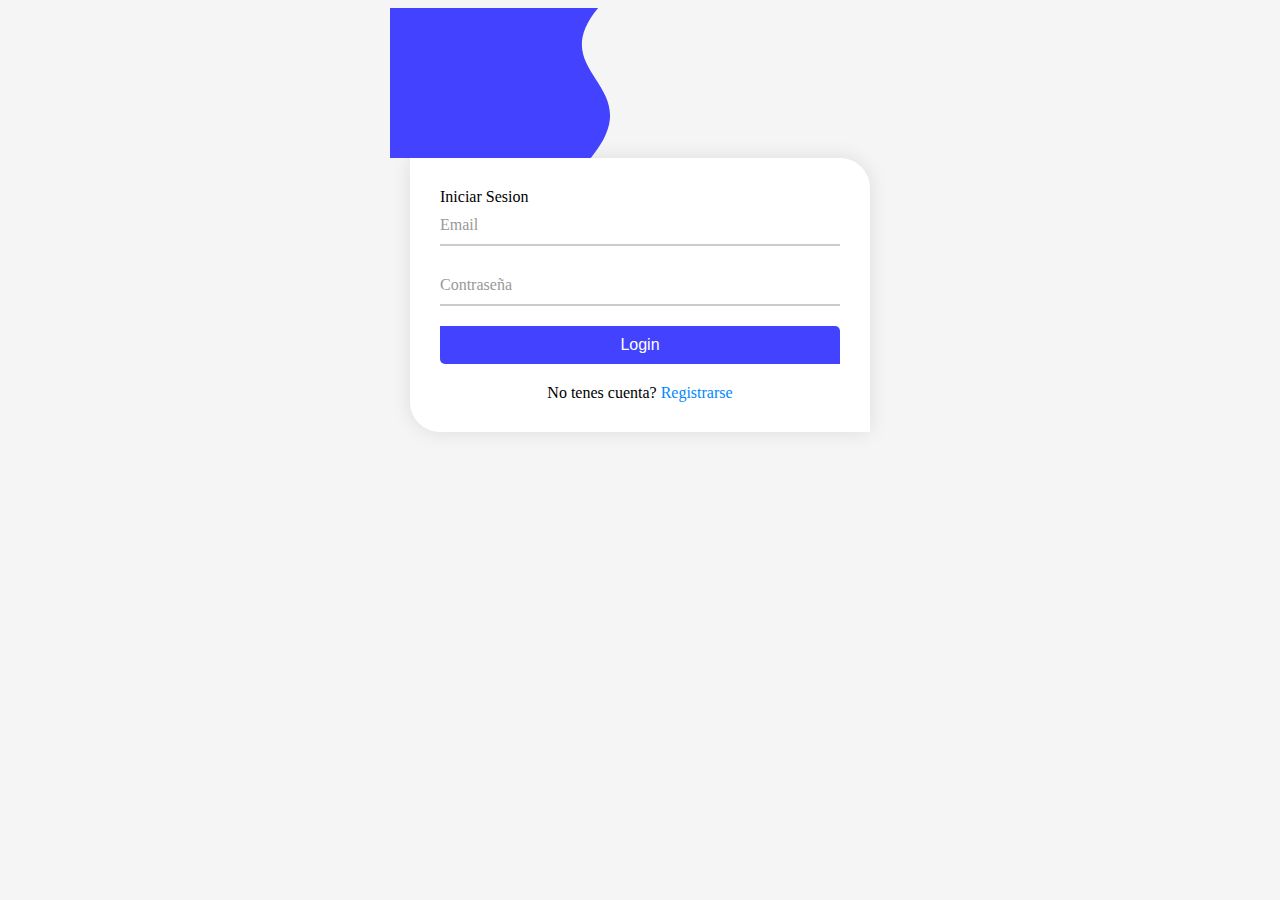
<file: index.html>
<!DOCTYPE html>
<html lang="en">

<head>
  <meta charset="UTF-8">
  <meta name="viewport" content="width=device-width, initial-scale=1.0">
  <title>Hobby</title>
  <link rel="preconnect" href="https://fonts.googleapis.com">
  <link rel="preconnect" href="https://fonts.gstatic.com" crossorigin>
  <link
    href="https://fonts.googleapis.com/css2?family=Bitter:ital,wght@0,100..900;1,100..900&family=Wittgenstein:ital,wght@0,400..900;1,400..900&display=swap"
    rel="stylesheet">
  <link rel="stylesheet" href="https://cdn.jsdelivr.net/npm/bootstrap-icons@1.11.3/font/bootstrap-icons.min.css">
  <link href="https://cdn.jsdelivr.net/npm/bootstrap@5.3.0/dist/css/bootstrap.min.css" rel="stylesheet"
    integrity="sha384-9ndCyUaIbzAi2FUVXJi0CjmCapSmO7SnpJef0486qhLnuZ2cdeRhO02iuK6FUUVM" crossorigin="anonymous">
  <link rel="stylesheet" href="css/estilos.css">
  <link rel="icon" href="img/New entries-cuate.png" type="image/png">
</head>

<body>
  <div class="container-fluid">
    <div class="row flex-nowrap">
      <div class="col-auto col-md-2 min-vh-100 sidebar-wrapper sidebar">
        <div class="d-flex flex-column align-items-start min-vh-100 pt-4 text-white sidebar-content">
          <a class="d-flex align-items-center text-white text-decoration-none mb-3" href="#">
            <i class="bi bi-person fs-4"></i>
            <span class="fs-4 d-sm-inline d-none ">Hola, <span id="name-display"></span>!</span>
          </a>
          <div>
            <a href="index.html"
              class=" nuevo rounded-3 d-flex align-items-center justify-content-center h-100 mt-3 active">
              <i class="bi bi-house fs-5 me-2"></i>
              <span class=" d-none d-sm-inline  ">Inicio</span>
            </a>
          </div>
          <div class=" mb-4 mt-4">
            <i class=" bi bi-filter fs-5 me-2"></i>
            <label for="input-filtro-tipo" class="form-label d-sm-inline d-none">Filtrar</label>
            <select class="form-select mt-2 " id="input-filtro-tipo">
              <option value="">Todos</option>
              <option value="Ciclismo">Ciclismo</option>
              <option value="Jardinería">Jardinería</option>
              <option value="Cocina">Cocina</option>
              <option value="Cerámica">Cerámica</option>
              <option value="Lectura">Lectura</option>
              <option value="Diseño Gráfico">Diseño Gráfico</option>
              <option value="Diseño de UX/UI">Diseño de UX/UI</option>
            </select>
          </div>
          <a href="nuevo-hobbie.html"
            class=" nuevo rounded-3 d-flex align-items-center justify-content-center h-100 mb-3">
            <i class="bi bi-plus-circle fs-5 me-2"></i>
            <span class=" d-none d-sm-inline  ">Nuevo Hobby</span>
          </a>
          
          <a href="login.html" id="boton-logout" class=" btn-light  ">
            <i class="bi bi-box-arrow-right fs-5 me-2"></i>
            <span class="d-none d-sm-inline ">Cerrar Sesión</span>
          </a>
        </div>
      </div>
      <div class="col p-3 main-content">
        <div class="container-fluid w-100 d-flex align-items-center" id="banner">
          <div class="flex-grow-1 text-white">
            <h2>¡Bienvenido a Hobby!</h2>
            <p>Aquí podrás encontrar recomendaciones y recursos para disfrutar de tus pasatiempos favoritos.</p>
          </div>
          <div class="d-none d-md-flex justify-content-end w-25">
            <img src="img/Innovation-pana (1).png" alt="" class="img-fluid" style="max-width: 100%;">
          </div>
        </div>
        <div class="d-flex justify-content-between align-items-center mb-3">
          <h1 class="mt-5 p-2">Recomendación hobbies</h1>
        </div>
        <div id="listado"></div>
        <div id="lista-error" class="error"></div>
      </div>
    </div>
  </div>
  <!-- 
        <div class="container-fluid">
            <div class="row flex-nowrap">
              <div class="col-auto col-md-2 min-vh-100 sidebar">
                <div class="d-flex flex-column align-items-start min-vh-100 pt-2 text-white sidebar-content">
                  <a class="d-flex align-items-center text-white text-decoration-none mb-3" href="#">
                    <i class="bi bi-person-circle fs-4 me-2 d-inline-block d-md-none"></i>
                    <span class="fs-4 d-none d-md-inline">Hola, <span id="name-display"></span>!</span>
                  </a>
                  <div class="mb-3 w-100">
                    <label for="input-filtro-tipo" class="form-label d-flex align-items-center">
                      <i class="bi bi-search fs-5 me-2 d-inline-block d-md-none"></i>
                      <span class="d-none d-md-inline">Buscar</span>
                    </label>
                    <select class="form-select" id="input-filtro-tipo">
                      <option value="">Todos</option>
                      <option value="Ciclismo">Ciclismo</option>
                      <option value="Jardinería">Jardinería</option>
                      <option value="Cocina">Cocina</option>
                      <option value="Cerámica">Cerámica</option>
                      <option value="Lectura">Lectura</option>
                      <option value="Diseño Gráfico">Diseño Gráfico</option>
                      <option value="Diseño de UX/UI">Diseño de UX/UI</option>
                    </select>
                  </div>
                  <a href="nuevo-hobbie.html" class="btn btn-primary rounded-3 d-flex align-items-center justify-content-center h-100 mb-3">
                    <i class="bi bi-plus-circle fs-5 me-2 d-inline-block d-md-none"></i>
                    <span class="d-none d-md-inline">Nuevo Hobby</span>
                  </a>
                  <a href="login.html" id="boton-logout" class="btn btn-danger mt-auto">
                    <i class="bi bi-box-arrow-right fs-5 me-2 d-inline-block d-md-none"></i>
                    <span class="d-none d-md-inline">Cerrar Sesión</span>
                  </a>
                </div>
              </div>
              <div class="col p-3 main-content">
                <h1>Recomendación hobbies</h1>
                <div id="listado">
                </div>
              </div>
            </div>
          </div> -->









  <!--  <div class="contenedor"> -->
  <!-- <h1>Hola, <span id="name-display"></span>!</h1>
            <a href="login.html" id="boton-logout">Cerrar Sesión</a> -->
  <!--       <div> -->
  <!--  <a href="nuevo-hobbie.html">Nuevo Hobby</a> -->
  <!--  <div class="grupo-botones">
                    <div>
                        <label for="input-filtro-nombre">Buscar</label>
                        <select id="input-filtro-tipo">
                            <option value="">Todos</option>
                            <option value="Ciclismo">Ciclismo</option>
                            <option value="Jardinería">Jardinería</option>
                            <option value="Cocina">Cocina</option>
                            <option value="Cerámica">Cerámica</option>
                            <option value="Lectura">Lectura</option>
                            <option value="Diseño Gráfico">Diseño Gráfico</option>
                            <option value="Diseño de UX/UI">Diseño de UX/UI</option>
                        </select>
                    </div>
                </div> -->
  <!--       <br>
            </div> -->
  <!-- <div id="listado">
            </div> -->

  <!--  <div id="lista-error" class="error"></div> -->
  <!--    </div> -->
  <script src='js/index.js' type="module"></script>
</body>

</html>
</file>
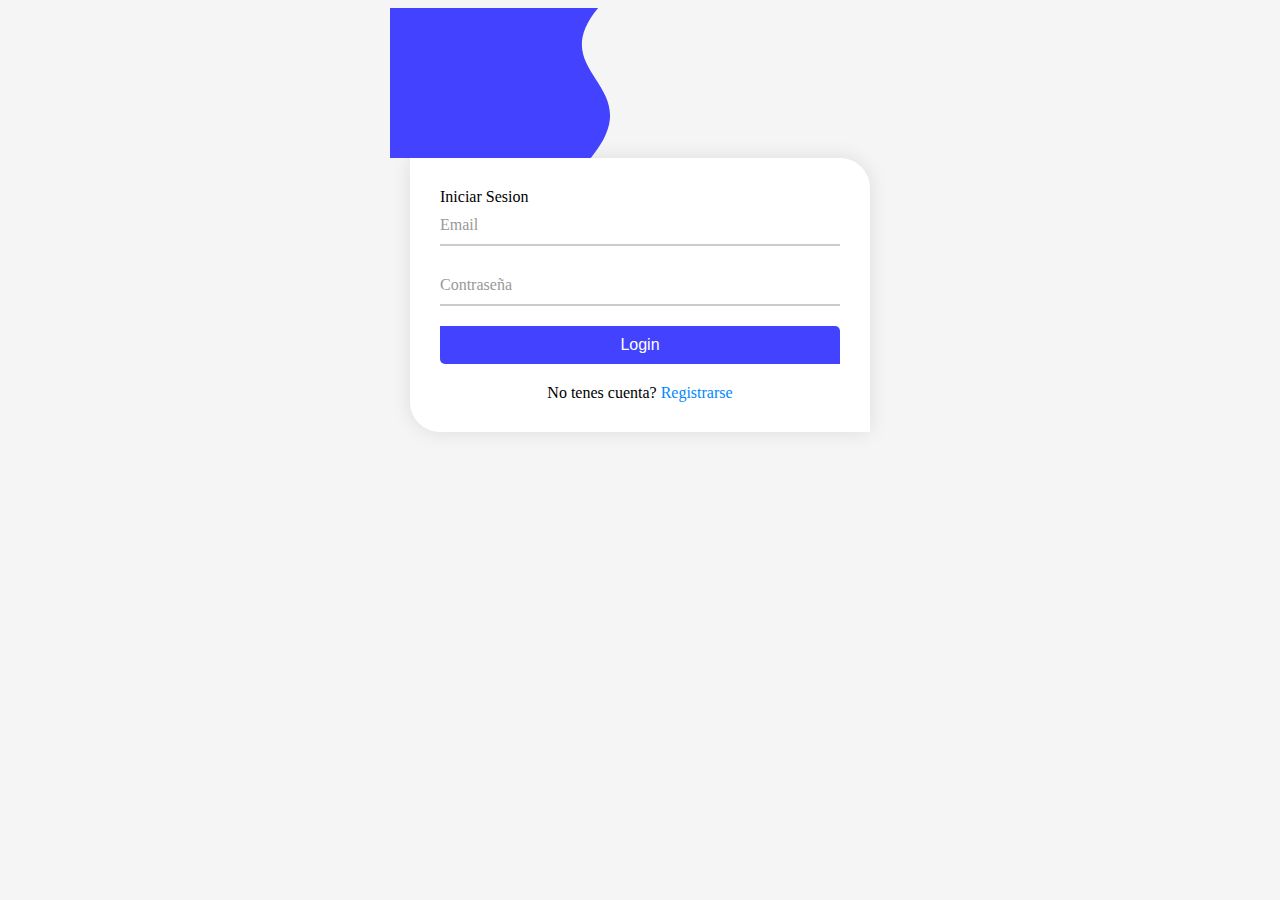
<file: detalle-hobbies.html>
<!DOCTYPE html>
<html lang="en">

<head>
    <meta charset="UTF-8">
    <meta name="viewport" content="width=device-width, initial-scale=1.0">
    <title>Detalle Hobby</title>
    <link rel="icon" href="img/New entries-cuate.png" type="image/png">
    <link rel="stylesheet" href="css/estilos.css">
    <link href="https://cdn.jsdelivr.net/npm/bootstrap@5.3.0/dist/css/bootstrap.min.css" rel="stylesheet"
        integrity="sha384-9ndCyUaIbzAi2FUVXJi0CjmCapSmO7SnpJef0486qhLnuZ2cdeRhO02iuK6FUUVM" crossorigin="anonymous">
    <link rel="stylesheet" href="https://cdn.jsdelivr.net/npm/bootstrap-icons@1.11.3/font/bootstrap-icons.min.css">
</head>

<body>
     <div class="main">
        <div class="row" style="--bs-gutter-x: 0 !important;">
            <div class="col-md-6">
                <div class="min-vh-100 min2" style="position: relative; height: 150px; overflow: hidden;">
                    <div class="side-image img4" style="position: absolute; top: 0;  width: 100%;">
                        <img src="img/Mobile Marketing-rafiki.png" alt="" class="w-100 h-100 object-fit-contain">
                    </div>
                    <svg viewBox="0 0 500 150" preserveAspectRatio="none" style="height: 100%; width: 100%;">
                        <path class="wave2"
                            d="M208.08,0.00 C152.69,67.09 262.02,75.98 200.80,150.00 L0.00,150.00 L0.00,0.00 Z"
                            style="stroke: none; fill: #4343FF;"></path>
                    </svg>
                    <a href="index.html" class="rounded-pill btn2 px-4 mt-3 position-absolute top-0 start-0 ">
                        <i class="bi bi-arrow-left me-2"></i>
                        Regresar
                    </a>
                </div>
            </div>
            <div class="col-md-6 right">
                <div class="card shadow-lg w-75 ">
                    <div class="card-body">
                        <div id="detalle">
                        </div>
                        <div class="d-flex justify-content-end mt-4">
                            <button class="btn me-2" id="boton-editar-hobbie">
                                <i class="bi bi-pencil-square me-2"></i>
                                Editar
                            </button>
                            <button class="btn" id="boton-eliminar-hobbie">
                                <i class="bi bi-trash me-2"></i>
                                Eliminar
                            </button>
                        </div>
                    </div>
                </div>
            </div>
        </div>
    </div> 
    <!--  <div class="main">
        <div class="row" style="--bs-gutter-x: 0 !important;">
            <div class="col-md-6">
                <div class="min-vh-100 min2" style="position: relative; height: 150px; overflow: hidden;">
                    <div class="d-flex justify-content-center align-items-center" style="position: absolute; height: 100%;">
                        <div class="card shadow-lg w-75 mt-5">
                            <div class="card-body">
                                <div id="detalle"></div>
                                <div class="d-flex justify-content-end mt-4">
                                    <button class="btn me-2" id="boton-editar-hobbie">
                                        <i class="bi bi-pencil-square me-2"></i>
                                        Editar
                                    </button>
                                    <button class="btn" id="boton-eliminar-hobbie">
                                        <i class="bi bi-trash me-2"></i>
                                        Eliminar
                                    </button>
                                </div>
                            </div>
                        </div>
                    </div>
                    <svg viewBox="0 0 500 150" preserveAspectRatio="none" style="height: 100%; width: 100%;">
                        <path class="wave"
                            d="M208.08,0.00 C152.69,67.09 262.02,75.98 200.80,150.00 L0.00,150.00 L0.00,0.00 Z"
                            style="stroke: none; fill: #4343FF;"></path>
                    </svg>
                    <a href="index.html" class="rounded-pill btn2 px-4 mt-3 position-absolute top-0 start-0 text-white">
                        <i class="bi bi-arrow-left me-2"></i>
                        Regresar
                    </a>
                </div>
            </div>
            <div class="img4 col-md-6 right">
                <div class="  mt-5">
                   <div >
                        <img src="img/Mobile Marketing-rafiki.png" alt="" class=" w-75">
                    </div>
                </div>
            </div>
        </div>
    </div>  -->

    <script src='js/detalle-hobbies.js' type="module"></script>
</body>

</html>
</file>
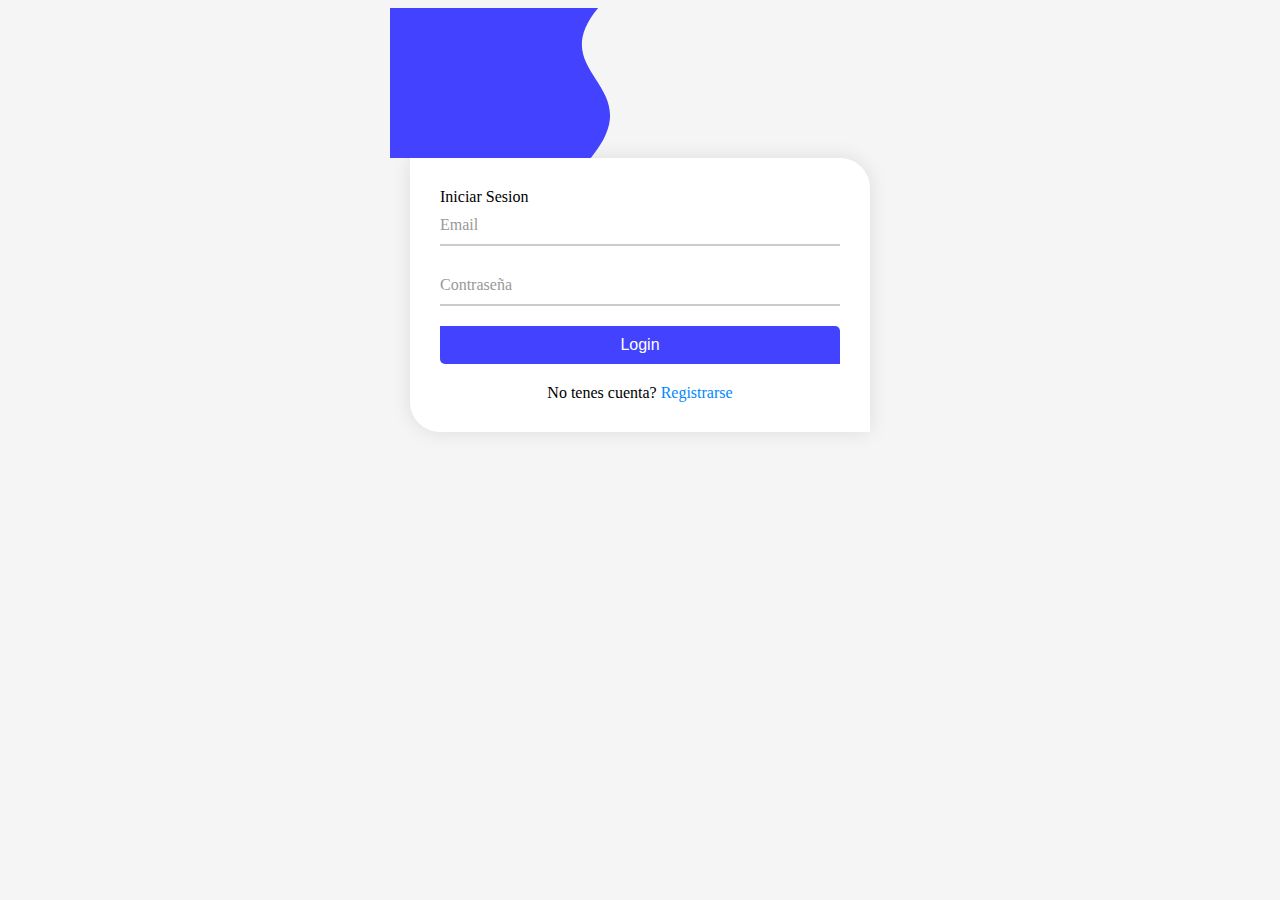
<file: editar-hobbies.html>
<!DOCTYPE html>
<html lang="en">

<head>
  <meta charset="UTF-8">
  <meta name="viewport" content="width=device-width, initial-scale=1.0">
  <title>Editar Hobby</title>
  <link rel="icon" href="img/New entries-cuate.png" type="image/png">
  <link rel="stylesheet" href="css/estilos.css">
  <link href="https://cdn.jsdelivr.net/npm/bootstrap@5.3.0/dist/css/bootstrap.min.css" rel="stylesheet"
    integrity="sha384-9ndCyUaIbzAi2FUVXJi0CjmCapSmO7SnpJef0486qhLnuZ2cdeRhO02iuK6FUUVM" crossorigin="anonymous">
  <link rel="stylesheet" href="https://cdn.jsdelivr.net/npm/bootstrap-icons@1.11.3/font/bootstrap-icons.min.css">
</head>

<body>
  <div class="main">
    <div class="row" style="--bs-gutter-x: 0 !important;">
      <div class=" col-md-6 ">
        <div class="min-vh-100" style="position: relative; height: 150px; overflow: hidden;">
          <div class="side-image img2" style="position: absolute;  bottom: 0; width: 100%;">
            <img src="img/Editing body text-pana.png" alt="" class="w-75 h-100 object-fit-contain">
          </div>
          <svg viewBox="0 0 500 150" preserveAspectRatio="none" style="height: 100%; width: 100%;">
            <path class="wave2" d="M208.08,0.00 C152.69,67.09 262.02,75.98 200.80,150.00 L0.00,150.00 L0.00,0.00 Z"
              style="stroke: none; fill: #4343FF;"></path>
          </svg>
          <a href="index.html" class=" rounded-pill btn2 px-4 mt-3 position-absolute top-0 start-0 ">
            <i class="bi bi-arrow-left me-2"></i>
            Regresar
          </a>
        </div>
      </div>
      <div class="col-md-6 right">
        <div class="card shadow-lg w-75">
          <div class="card-body">
            <form>
              <div class="form-group">
                <label for="editar-titulo">Titulo:</label>
                <input type="text" id="editar-titulo" class="form-control" />
              </div>
              <div class="form-group">
                <label for="editar-descripcion">Descripcion:</label>
                <input type="text" id="editar-descripcion" class="form-control" />
              </div>
              <div class="form-group">
                <label for="equipo-necesario">Equipo Necesario:</label>
                <input type="text" id="equipo-necesario" class="form-control" />
              </div>
              <div class="form-group">
                <label for="como-empezar">Como Empezar:</label>
                <input type="text" id="como-empezar" class="form-control" />
              </div>
              <div class="form-group">
                <label for="beneficios">Beneficios:</label>
                <input type="text" id="beneficios" class="form-control" />
              </div>
              <button type="button" class="btn btn-primary mt-4" id="boton-actualizar-hobbies">Actualizar</button>
            </form>
          </div>
        </div>

      </div>
    </div>
  </div>
  <!--   <div class="contenedor col-md-6 d-flex align-items-center">
    
      </div> -->
  <script src='js/editar-hobbies.js' type="module"></script>
</body>

</html>
</file>
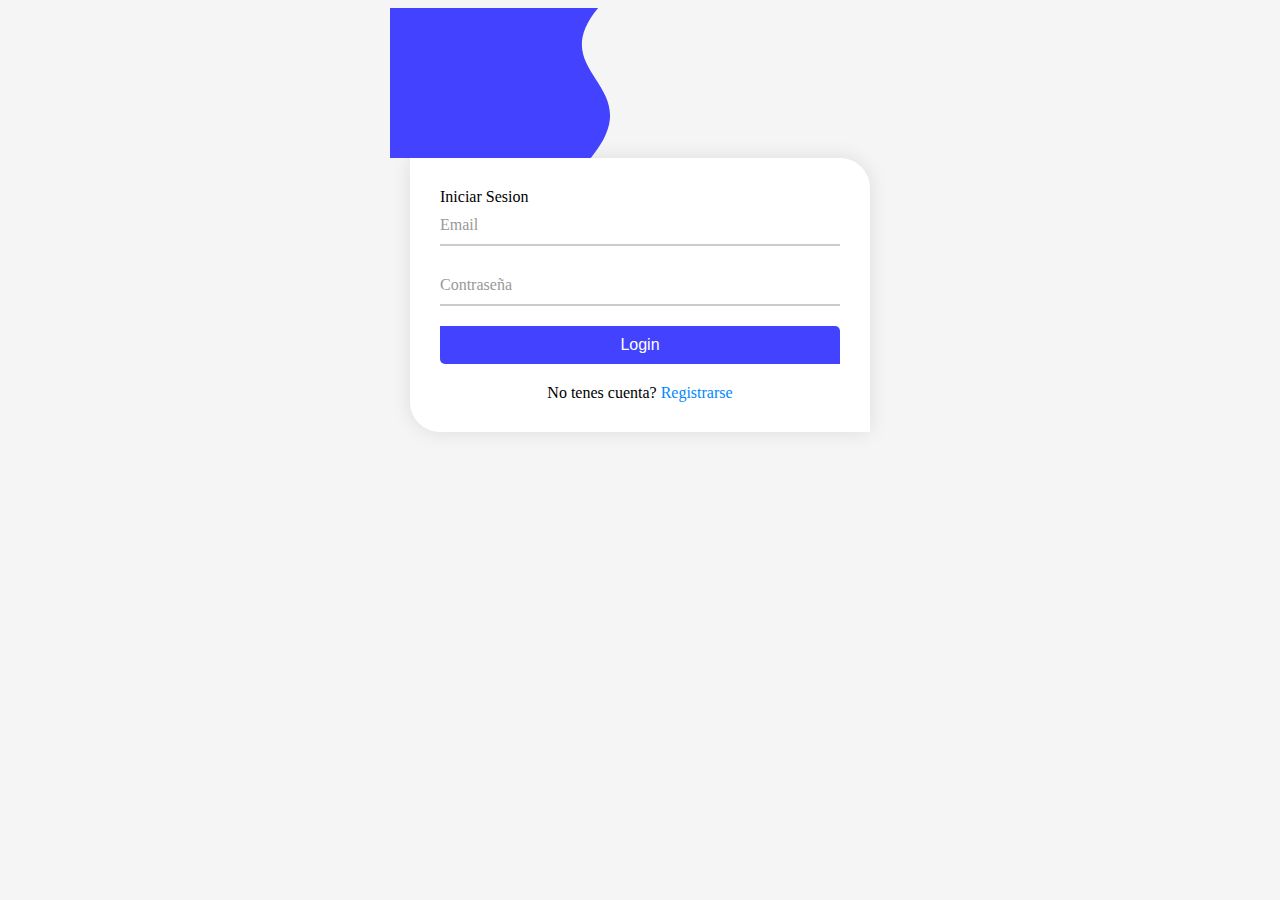
<file: login.html>
<!DOCTYPE html>
<html lang="en">

<head>
    <meta charset="UTF-8">
    <meta name="viewport" content="width=device-width, initial-scale=1.0">
    <title>Login</title>
    <link href="https://cdn.jsdelivr.net/npm/bootstrap@5.3.0/dist/css/bootstrap.min.css" rel="stylesheet"
        integrity="sha384-9ndCyUaIbzAi2FUVXJi0CjmCapSmO7SnpJef0486qhLnuZ2cdeRhO02iuK6FUUVM" crossorigin="anonymous">
    <link rel="stylesheet" href="css/estilos.css">
    <link rel="icon" href="img/New entries-cuate.png" type="image/png">
</head>

<body>
    <!-- <div class="contenedor">
        <form>
            <div>
                <label for="form-login-email">Usuario:</label>
                <input type="text" id="form-login-email" required />
            </div>
            <div>
                <label for="form-login-password">Password:</label>
                <input type="password" id="form-login-password" required />
            </div>
            <input type="button" id="form-login-submit" value="Login" />
            <div id="form-login-error" class="error"></div>
        </form>
        <a href="registrar.html">Registrarse</a>
    </div> -->

    <div class="main">
        <div class="row" style="--bs-gutter-x: 0 !important;">
          <div class=" col-md-6">
            <div class="min-vh-100" style="position: relative; height: 150px; overflow: hidden;">
              <div class="side-image" style="position: absolute; top: 0; left: 0; width: 100%;">
                <img src="img/a.png" alt="" class="w-100 h-100 object-fit-contain">
              </div>
              <svg viewBox="0 0 500 150" preserveAspectRatio="none" style="height: 100%; width: 100%;">
                <path  class="wave1" d="M208.08,0.00 C152.69,67.09 262.02,75.98 200.80,150.00 L0.00,150.00 L0.00,0.00 Z"
                  style="stroke: none; fill: #4343FF;"></path>
              </svg>
            </div>
          </div>
         <div class="col-md-6 right">
            
            <div class="input-box">
              <header>Iniciar Sesion</header>
              <div class="input-field">
                <input type="text" class="input" id="form-login-email" required />
                <label for="email">Email</label>
              </div>
              <div class="input-field">
                <input type="password" class="input" id="form-login-password" required />
                <label for="pass">Contraseña</label>
              </div>
              <div class="input-field">
                <input type="button" id="form-login-submit" value="Login" />
                <div id="form-login-error" class="error"></div>
              </div>
              <div class="signin">
                <span>No tenes cuenta? <a href="registrar.html" id="span">Registrarse</a></span>
              </div>
            </div>
          </div> 
        </div>
      </div>

    <script src='js/login.js' type="module"></script>
</body>

</html>
</file>
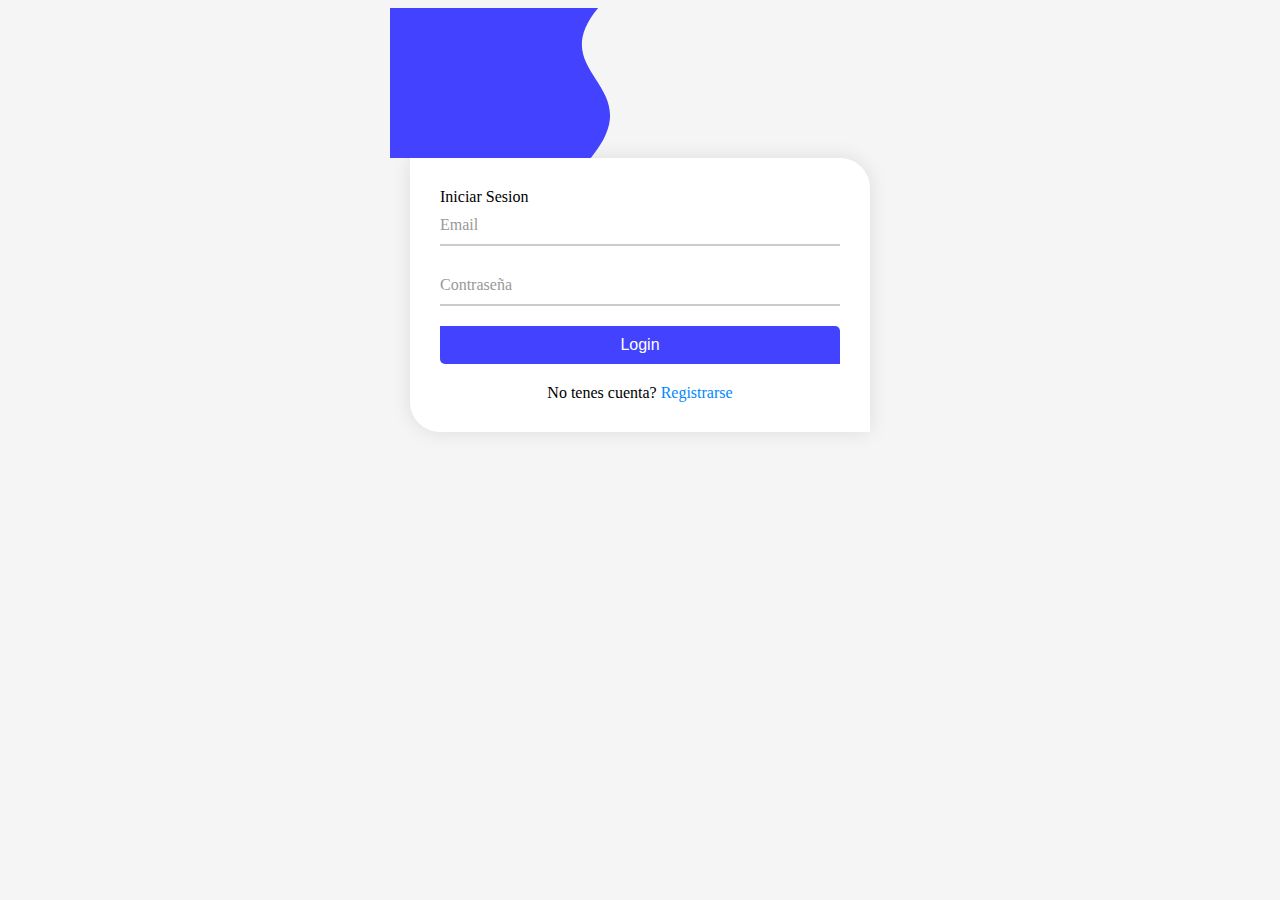
<file: nuevo-hobbie.html>
<!DOCTYPE html>
<html lang="en">

<head>
    <meta charset="UTF-8">
    <meta name="viewport" content="width=device-width, initial-scale=1.0">
    <title>Nuevo Hobby</title>
    <link rel="icon" href="img/New entries-cuate.png" type="image/png">
    <link href="https://cdn.jsdelivr.net/npm/bootstrap@5.3.0/dist/css/bootstrap.min.css" rel="stylesheet"
        integrity="sha384-9ndCyUaIbzAi2FUVXJi0CjmCapSmO7SnpJef0486qhLnuZ2cdeRhO02iuK6FUUVM" crossorigin="anonymous">
    <link rel="stylesheet" href="https://cdn.jsdelivr.net/npm/bootstrap-icons@1.11.3/font/bootstrap-icons.min.css">
    <link rel="stylesheet" href="css/estilos.css">
</head>

<body>

    <div class="main">
        <div class="row" style="--bs-gutter-x: 0 !important;">
            <div class="col-md-6">
                <div class="min-vh-100 d-flex">
                    <div class="side-image d-flex justify-content-center position-relative">
                        <a href="index.html" class=" rounded-pill px-4 mt-3 position-absolute top-0 start-0">
                            <i class="bi bi-arrow-left me-2"></i>
                            Regresar
                        </a>
                        <img src="img/Team work-bro.png" alt="" class="w-75 h-100 object-fit-contain">
                    </div>
                </div>
            </div>

            <div class="col-md-6">
                <div class="card card3 border-0  vh-100">
                    <div class="card-header bg-white border-0 d-flex justify-content-between align-items-center">
                        <h2 class="text-muted">Nuevo Hobby</h2>
                    </div>
                    <div class="card-body p-5">
                        <form id="nuevo-hobbie-form">
                            <div class="form-group">
                                <label for="nuevo-titulo" class="text-muted">Título:</label>
                                <input type="text" class="form-control border-0 border-bottom border-muted bg-light"
                                    id="nuevo-titulo" required>
                            </div>
                            <div class="form-group">
                                <label for="nueva-descripcion" class="text-muted">Descripción:</label>
                                <textarea class="form-control border-0 border-bottom border-muted bg-light"
                                    id="nueva-descripcion" rows="3" required></textarea>
                            </div>
                            <div class="form-group">
                                <label for="como_empezar" class="text-muted">Cómo Empezar:</label>
                                <input type="text" class="form-control border-0 border-bottom border-muted bg-light"
                                    id="como_empezar" required>
                            </div>
                            <div class="form-group">
                                <label for="equipo_necesario" class="text-muted">Equipo Necesario:</label>
                                <input type="text" class="form-control border-0 border-bottom border-muted bg-light"
                                    id="equipo_necesario" required>
                            </div>
                            <div class="form-group">
                                <label for="nuevo-beneficio" class="text-muted">Beneficio:</label>
                                <input type="text" class="form-control border-0 border-bottom border-muted bg-light"
                                    id="nuevo-beneficio" required>
                            </div>
                            <input type="button" class="mt-3 rounded-pill px-4" id="boton-nuevo-hobbie" value="Crear" />
                        </form>
                        <div id="nuevo-hobbie-error" class="error"></div>
                    </div>
                </div>
            </div>
        </div>
    </div>
    <script src='js/nuevo-hobbie.js' type="module"></script>
</body>

</html>
</file>
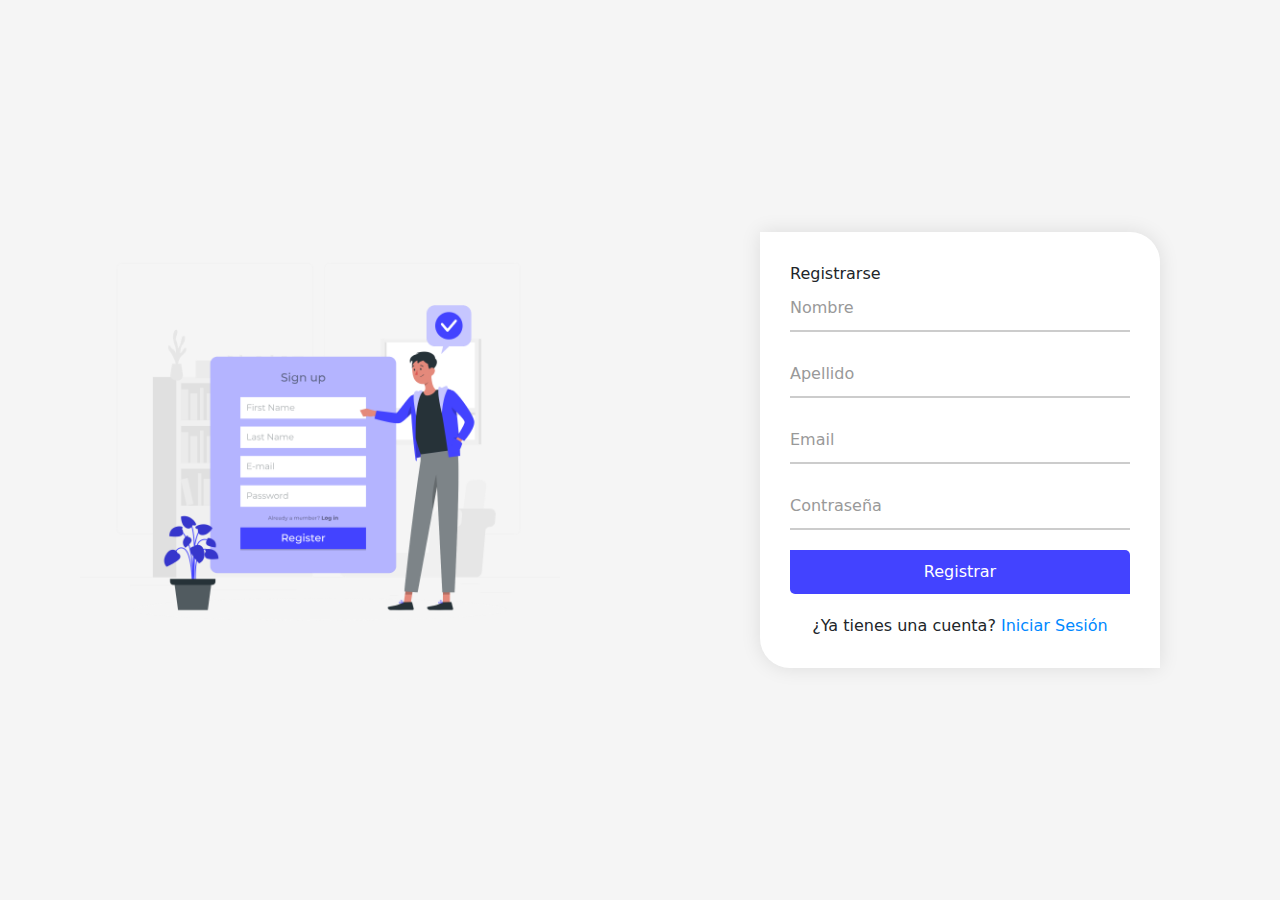
<file: registrar.html>
<!DOCTYPE html>
<html lang="en">

<head>
    <meta charset="UTF-8">
    <meta name="viewport" content="width=device-width, initial-scale=1.0">
    <title>Registro</title>
    <link rel="icon" href="img/New entries-cuate.png" type="image/png">
    <link href="https://cdn.jsdelivr.net/npm/bootstrap@5.3.3/dist/css/bootstrap.min.css" rel="stylesheet"
        integrity="sha384-QWTKZyjpPEjISv5WaRU9OFeRpok6YctnYmDr5pNlyT2bRjXh0JMhjY6hW+ALEwIH" crossorigin="anonymous">
    <link rel="stylesheet" href="css/estilos.css">
</head>

<body>
    <div class="main">
        <div class="row" style="--bs-gutter-x: 0 !important;">
            <div class=" col-md-6">
                <div class="min-vh-100 d-flex">
                    <div class="side-image d-flex justify-content-center">
                        <img src="img/Sign up-rafiki.png" alt="" class="w-75 h-100 object-fit-contain">
                    </div>
                </div>
            </div>
            <div class=" col-md-6 right">
                <div class="input-box">
                    <header>Registrarse</header>
                    <form id="form-register">
                        <div class="input-field">
                            <input type="text" class="input" id="form-register-nombre" required />
                            <label for="form-register-nombre">Nombre</label>
                        </div>
                        <div class="input-field">
                            <input type="text" class="input" id="form-register-apellido" required />
                            <label for="form-register-apellido">Apellido</label>
                        </div>
                        <div class="input-field">
                            <input type="email" class="input" id="form-register-email" required />
                            <label for="form-register-email">Email</label>
                        </div>
                        <div class="input-field">
                            <input type="password" class="input" id="form-register-password" required />
                            <label for="form-register-password">Contraseña</label>
                        </div>
                        <div class="input-field">
                            <input type="button" id="form-register-submit" value="Registrar" />
                            <div id="form-register-error" class="error"></div>
                        </div>
                    </form>
                    <div id="form-register-error" class="error"></div>
                    <div class="signin">
                        <span>¿Ya tienes una cuenta? <a href="login.html">Iniciar Sesión</a></span>
                    </div>
                </div>
            </div>
        </div>
    </div>

    <script src='js/registrar.js' type="module"></script>
    
</body>

</html>
</file>
<file: css/estilos.css>
/* table,
th,
td {
  border: 1px solid black;
  border-collapse: collapse;
}

td,
th {
  padding: 10px;
}

.contenedor {
  width: 1200px;
  max-width: 100%;
  margin: 0 auto;
}

.item-lista-mascota:hover {
  background-color: gainsboro;
  cursor: pointer;
}
 */
/* input,
select {
  width: 100%;
  padding: 12px 20px;
  margin: 8px 0;
  display: inline-block;
  
  box-sizing: border-box;
  max-width: 400px;
}
label {
  font-weight: bold;
  display: block;
}
 */
/* .grupo-botones {
  display: grid;
  grid-template-columns: 1fr 1fr 1fr;
  gap: 10px;
  align-items: flex-end;
}

.error {
  color: red;
  font-weight: bold;
}

a,
input[type="submit"] {
  text-decoration: none;
  color: black;
  background-color: #f1f1f1;
  border: 1px solid #ccc;
  display: inline-block;
  padding: 14px 20px;
  margin: 8px 0;
  cursor: pointer;
}

 */

body {
  background-color: #f5f5f5; /* Color gris claro */
  /* background-color: #f0f0f0; /* Color gris más claro */
  /* background-color: #e9ecef; /* Color gris aún más claro */
  /* background-color: #f2f2f2; /* Color gris suave */
}

.bitter-uniquifier {
  font-family: "Bitter", serif;
  font-optical-sizing: auto;
  font-weight: weight;
  font-style: normal;
}

h1 {
  font-family: "Bitter", serif;
}
.sidebar {
  background-color: #181818;
  color: #fff;
  /*  padding: 1rem; */
  /*  width: 19rem; */
  /* overflow-x: hidden;
  transition: width 0.3s ease-in-out; */
}
.nuevo.active {
  color: #4343ff;
}

#banner {
  background-color: #4343ff;
  height: 296px;
  position: relative;
  border-radius: 10px;
}
/* .sidebar:hover {
  width: 20rem;
}
 */
/* .sidebar .sidebar-content {
  white-space: nowrap;
  padding: 1rem;
} */

/* .main-content {
  padding: 1rem;
}

@media (max-width: 767px) {
  .sidebar {
    width: 4rem;
  }

  .sidebar:hover {
    width: 20rem;
  }
} */

/* .item-card-hobbies {
  background-color: #a8d8ea; 
} */

#listado {
  border-radius: 25% 10%;
}

@media (max-width: 767px) {
  .main-content {
    margin-left: 55px;
  }
  .sidebar-wrapper {
    position: fixed;
    top: 0;
    left: 0;
    width: 50px;
    height: 100%;

    z-index: 1000;
    transition: width 0.3s ease-in-out;
  }

  .sidebar-wrapper .sidebar-content {
    overflow: hidden;
    white-space: nowrap;
  }

  .sidebar-wrapper .sidebar-content .d-none {
    display: none;
  }

  .sidebar-wrapper:not(.show) .sidebar-content {
    width: 80px;
  }

  .sidebar-wrapper:not(.show) .form-select {
    display: none;
  }

  .sidebar-wrapper.show {
    width: 300px;
  }

  .sidebar-wrapper.show .sidebar-content .d-none {
    display: inline-block !important;
  }

  .sidebar-overlay {
    position: fixed;
    top: 0;
    left: 0;
    width: 100%;
    height: 100%;
    background-color: rgba(0, 0, 0, 0.5);
    z-index: 999;
  }
  .wave1 {
    display: none;
  }
 
}

@media (min-width: 768px) {
  .wave1 {
    display: block;
  }
 
}

.nuevo {
  text-decoration: none;
  color: rgb(214, 214, 214);
}
.form-select {
  background-color: rgb(214, 214, 214);
}

.main {
  display: flex;
  justify-content: center;
  align-items: center;
}

.right {
  display: flex;
  justify-content: center;
  align-items: center;
}

.input-box {
  width: 80%;
  max-width: 400px;
  padding: 30px;
  background-color: #fff;
  box-shadow: 0 0 20px rgba(0, 0, 0, 0.1);
  border-radius: 0 30px;
}

.input-field {
  position: relative;
  margin-bottom: 20px;
}

.input-field input {
  width: 100%;
  padding: 10px 0;
  font-size: 16px;
  border: none;
  border-bottom: 2px solid #ccc;
  outline: none;
}

.input-field label {
  position: absolute;
  top: 0;
  left: 0;
  padding: 10px 0;
  font-size: 16px;
  color: #999;
  pointer-events: none;
  transition: 0.5s;
}

.input-field input:focus ~ label,
.input-field input:valid ~ label {
  top: -20px;
  font-size: 12px;
  color: #333;
}

.input-field input[type="button"] {
  background-color: #4343ff;
  color: #fff;
  border: none;
  padding: 10px 20px;
  border-radius: 0 5px;
  cursor: pointer;
}

.signin {
  text-align: center;
  margin-top: 20px;
}

.signin a {
  color: #08f;
  text-decoration: none;
}
.error {
  color: red;
}
#boton-logout {
  text-decoration: none;
  color: rgb(219, 219, 219);
}
.rounded-pill {
  text-decoration: none;
  color: #181818;
  font-weight: 500;
}
#boton-nuevo-hobbie {
  background-color: #4343ff;
  color: #fff;
  border: none;
}
.btn2{
  color: #fff;
} 
.card3{
  box-shadow: 0 1rem 3rem rgba(0,0,0,.175);
  background-color: rgba(var(--bs-light-rgb),var(--bs-bg-opacity));
}
@media (max-width: 767px) {
  .wave2{
    display: none;
  }
  .btn2{
    position: absolute;
    color: #181818;
  }
  .card3 {
    box-shadow: none;
    background-color: rgba(var(--bs-light-rgb),var(--bs-bg-opacity));
  }
  
}
.sidebar-content .btn-light {
  position: fixed;
  bottom: 0;
  left: 0;
  width: 100%;
 
  border-color: #f8f9fa;
  color: #6c757d;
  padding: 0.5rem 1rem;
  border-radius: 0;
  z-index: 1000;
}














/* .side-image {
  position: absolute;
  top: 0;
  left: 0;
  width: 100%;
  height: 100%;
  display: flex;
  justify-content: center;
  align-items: center;
}

.side-image img {
  max-width: 80%;
  max-height: 80%;
  object-fit: contain;
}
 */
/* POPPINS FONT */
/* @import url('https://fonts.googleapis.com/css2?family=Poppins:wght@400;500;600;700&display=swap');

.wrapper{
    background: #ececec;
    padding: 0 20px 0 20px;
}
.main{
    display: flex;
    justify-content: center;
    align-items: center;
    min-height: 100vh;
}
.side-image{
    background-image: url("images/2.jpg");
    background-position: center;
    background-size: cover;
    background-repeat: no-repeat;
    border-radius: 10px 0 0 10px;
    position: relative;
}
#row1{
  width:  900px;
  height:550px;
  border-radius: 10px;
  background: #fff;
  padding: 0px;
  box-shadow: 5px 5px 10px 1px rgba(0,0,0,0.2);
}
.text{
    position: absolute;
    top: 50%;
    left: 50%;
    transform: translate(-50%, -50%);
}
.text p{
    color: #fff;
    font-size: 20px; 
}
i{
    font-weight: 400;
    font-size: 15px;
}
.right{
  display: flex;
  justify-content: center;
  align-items: center;
  position: relative;
}
.input-box{
  width: 330px;
  box-sizing: border-box;
}
img{
    width: 100%;
    position: absolute;
    top: 30px;
    left: 30px;
}
.input-box header{
    font-weight: 700;
    text-align: center;
    margin-bottom: 45px;
}
.input-field{
    display: flex;
    flex-direction: column;
    position: relative;
    padding: 0 10px 0 10px;
}
.input{
    height: 45px;
    width: 100%;
    background: transparent;
    border: none;
    border-bottom: 1px solid rgba(0, 0, 0, 0.2);
    outline: none;
    margin-bottom: 20px;
    color: #40414a;
}
.input-box .input-field label{
    position: absolute;
    top: 10px;
    left: 10px;
    pointer-events: none;
    transition: .5s;
}
.input-field input:focus ~ label
   {
    top: -10px;
    font-size: 13px;
  }
  .input-field input:valid ~ label
  {
   top: -10px;
   font-size: 13px;
   color: #5d5076;
 }
 .input-field .input:focus, .input-field .input:valid{
    border-bottom: 1px solid #743ae1;
 }
 .submit{
    border: none;
    outline: none;
    height: 45px;
    background: #ececec;
    border-radius: 5px;
    transition: .4s;
 }
 .submit:hover{
    background: rgba(37, 95, 156, 0.937);
    color: #fff;
 }

 .signin{
    text-align: center;
    font-size: small;
    margin-top: 25px;
}
span a{
    text-decoration: none;
    font-weight: 700;
    color: #000;
    transition: .5s;
}
span a:hover{
    text-decoration: underline;
    color: #000;
}
@media only screen and (max-width: 768px){
    .side-image{
        border-radius: 10px 10px 0 0;
    }
    img{
        width: 35px;
        position: absolute;
        top: 20px;
        left: 47%;
    }
    .text{
        position: absolute;
        top: 70%;
        text-align: center;
    }
    .text p, i{
        font-size: 16px;
    }
    #row1{
        max-width:420px;
        width: 100%;
    }
}  */
</file>
